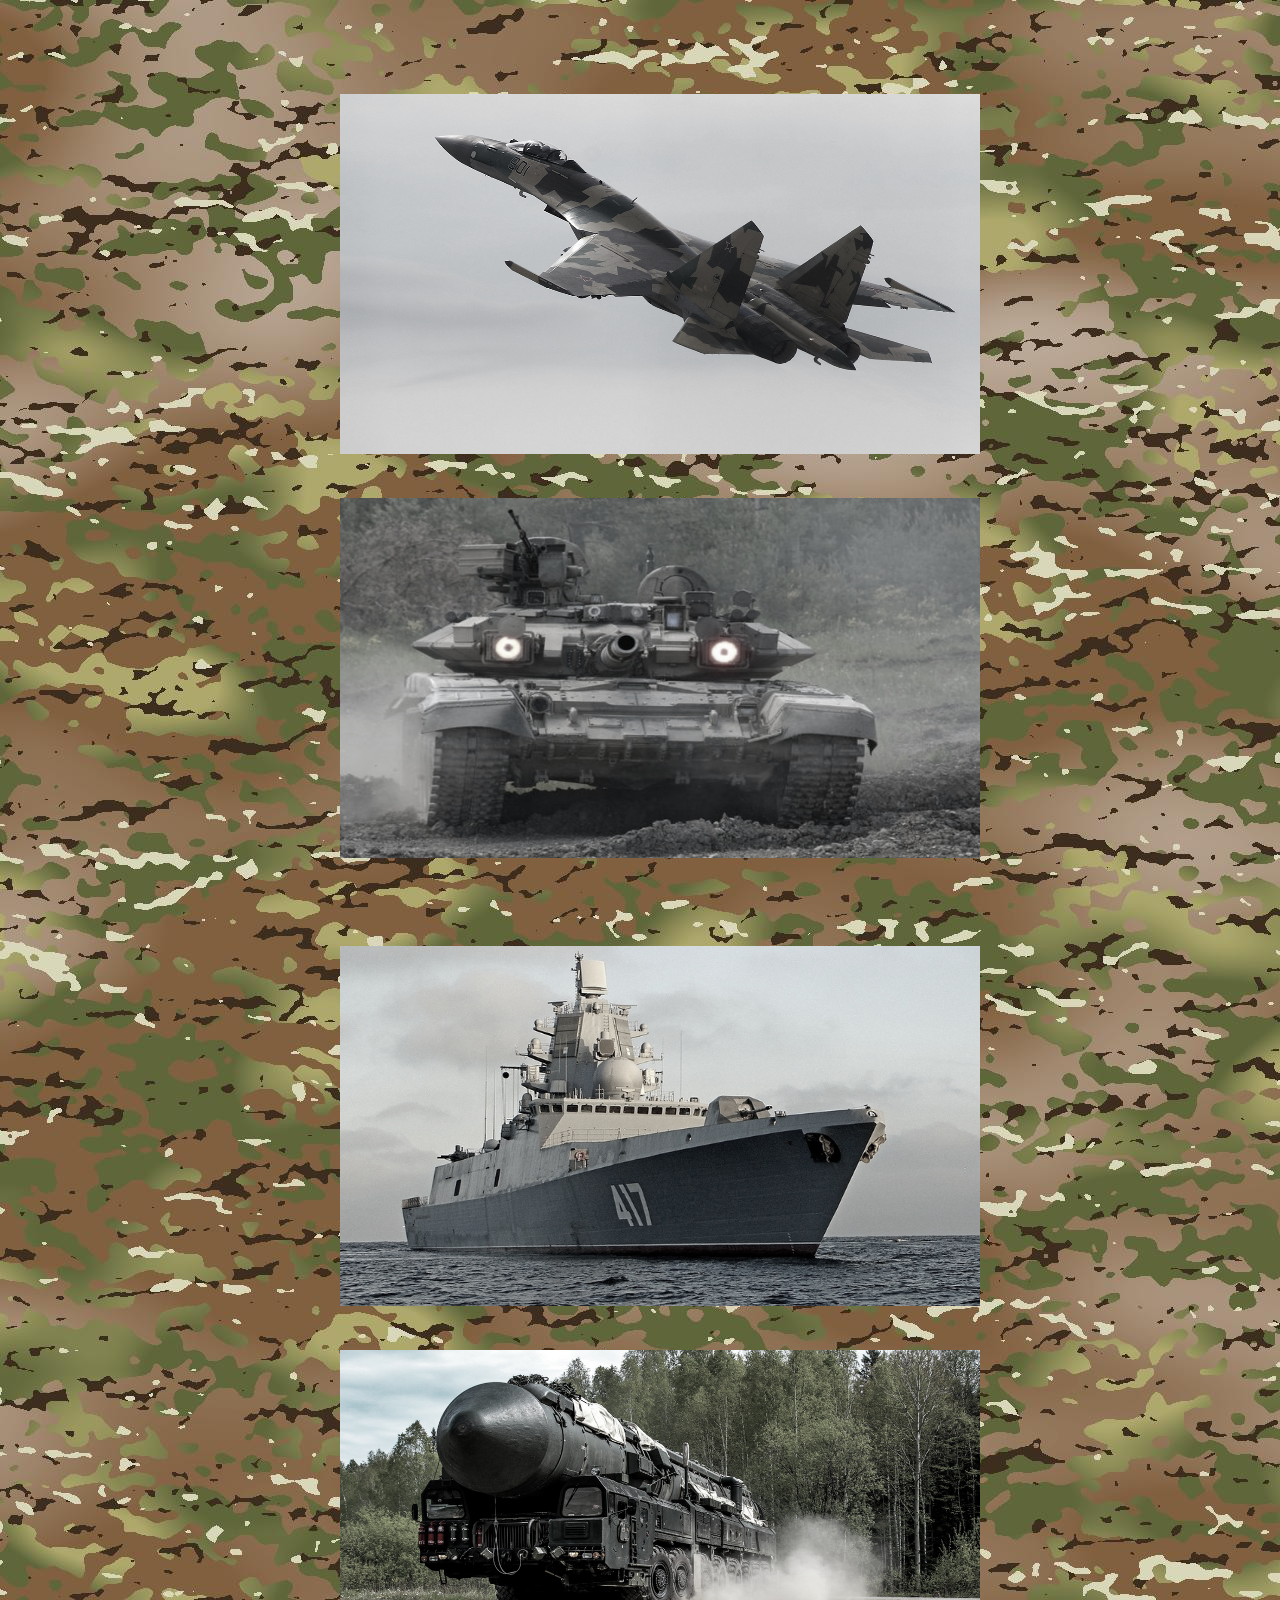
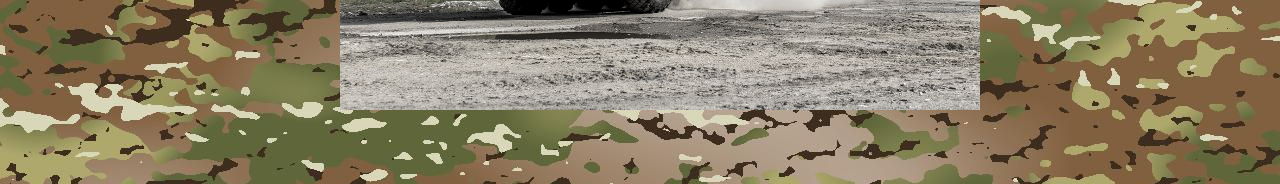
<file: index.html>
<!DOCTYPE html>
<html lang="en">
<head>
  <meta charset="UTF-8">
  <link rel="preconnect" href="https://fonts.googleapis.com">
<link rel="preconnect" href="https://fonts.gstatic.com" crossorigin>
<link href="https://fonts.googleapis.com/css2?family=Play:wght@700&display=swap" rel="stylesheet">
  <link rel="stylesheet" href="styles.css">
  <meta http-equiv="X-UA-Compatible" content="IE=edge">
  <link rel="icon" type="image/x-icon" href="Media/favicon.ico">
  <title>ВС РФ</title>
</head>
<body>
  <nav>
      <div class="FirstColumn">
        <div class="Button-Img Aviation">
          <a href="Aviation.html"><img src="Media/Su-35.jpg" ></a>  
        <div class="TextOnImg Aviation"><p>ВКС</p><p class="DescriptionText">ВЫШЕ ВСЕХ, ТОЧНЕЕ ВСЕХ, БЫСТРЕЕ ВСЕХ </p></div>
      </div>
        <div class="Button-Img Ground">
          <a href="Ground.html"><img src="Media/T90.jpg" ></a>
          <div class="TextOnImg Ground"><p>СВ</p><p class="DescriptionText">Броня крепка и танки наши быстры </p></div>
        </div>
    </div>
    <div class="SecondColumn">
        <div class="Button-Img Water">
          <a href="Water.html"><img src="Media/22350.jpg" ></a>
          <div class="TextOnImg Water"><p>ВМФ</p><p class="DescriptionText">С нами Бог и Андреевский флаг</p></div>
        </div>
        <div class="Button-Img RVSN">
          <a href="RVSN.html"><img src="Media/RVSN.jpg" ></a>
          <div class="TextOnImg RVSN"><p>РВСН</p><p class="DescriptionText">После нас только тишина</p></div>
        </div>
      </div>
   </nav>
</body>
</html>
</file>
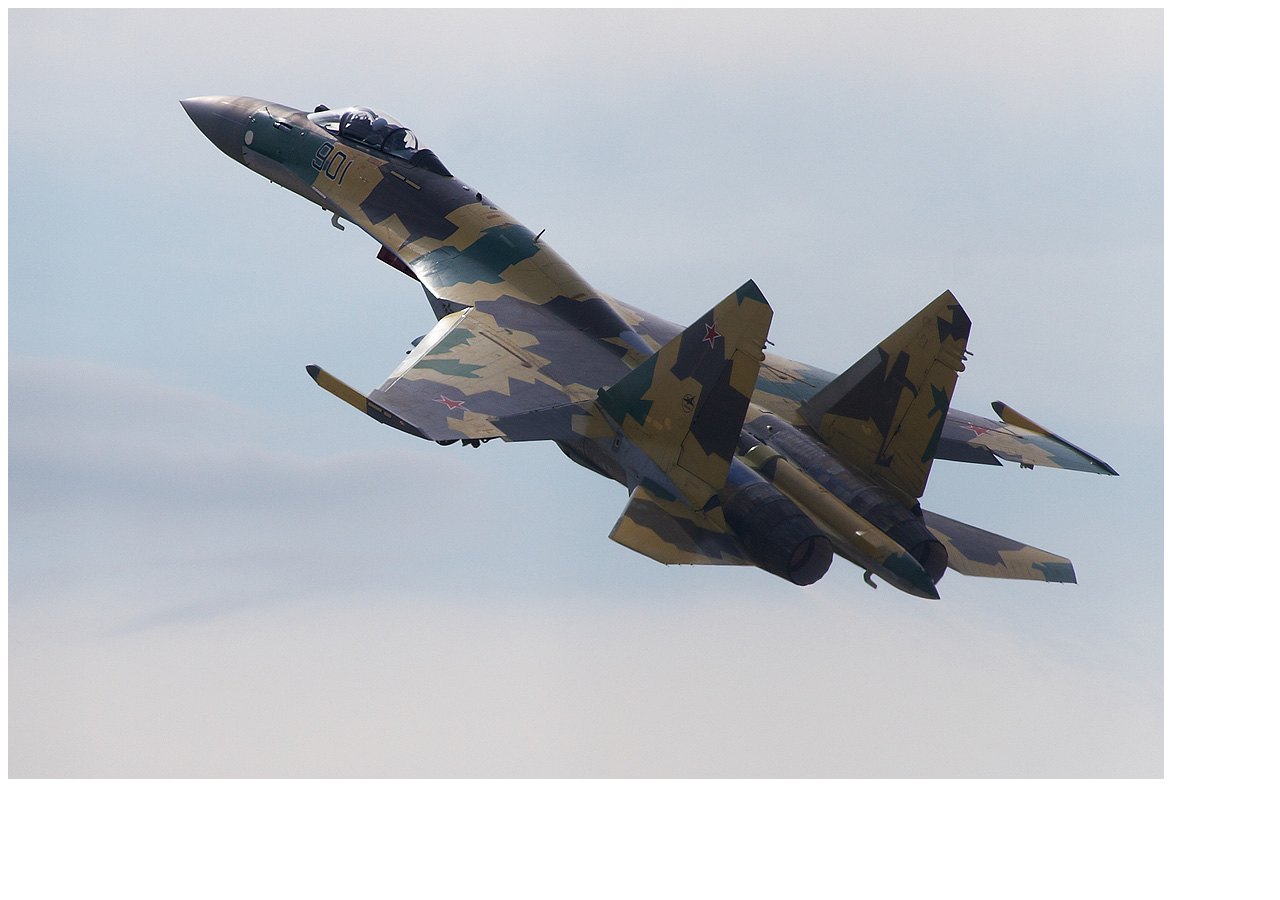
<file: Aviation.html>
<!DOCTYPE html>
<html lang="en">
<head>
    <meta charset="UTF-8">
    <meta http-equiv="X-UA-Compatible" content="IE=edge">
    <meta name="viewport" content="width=device-width, initial-scale=1.0">
    <title>ВКС</title>
</head>
<body>
    <img src="Media/Su-35.jpg" alt="">
</body>
</html>
</file>
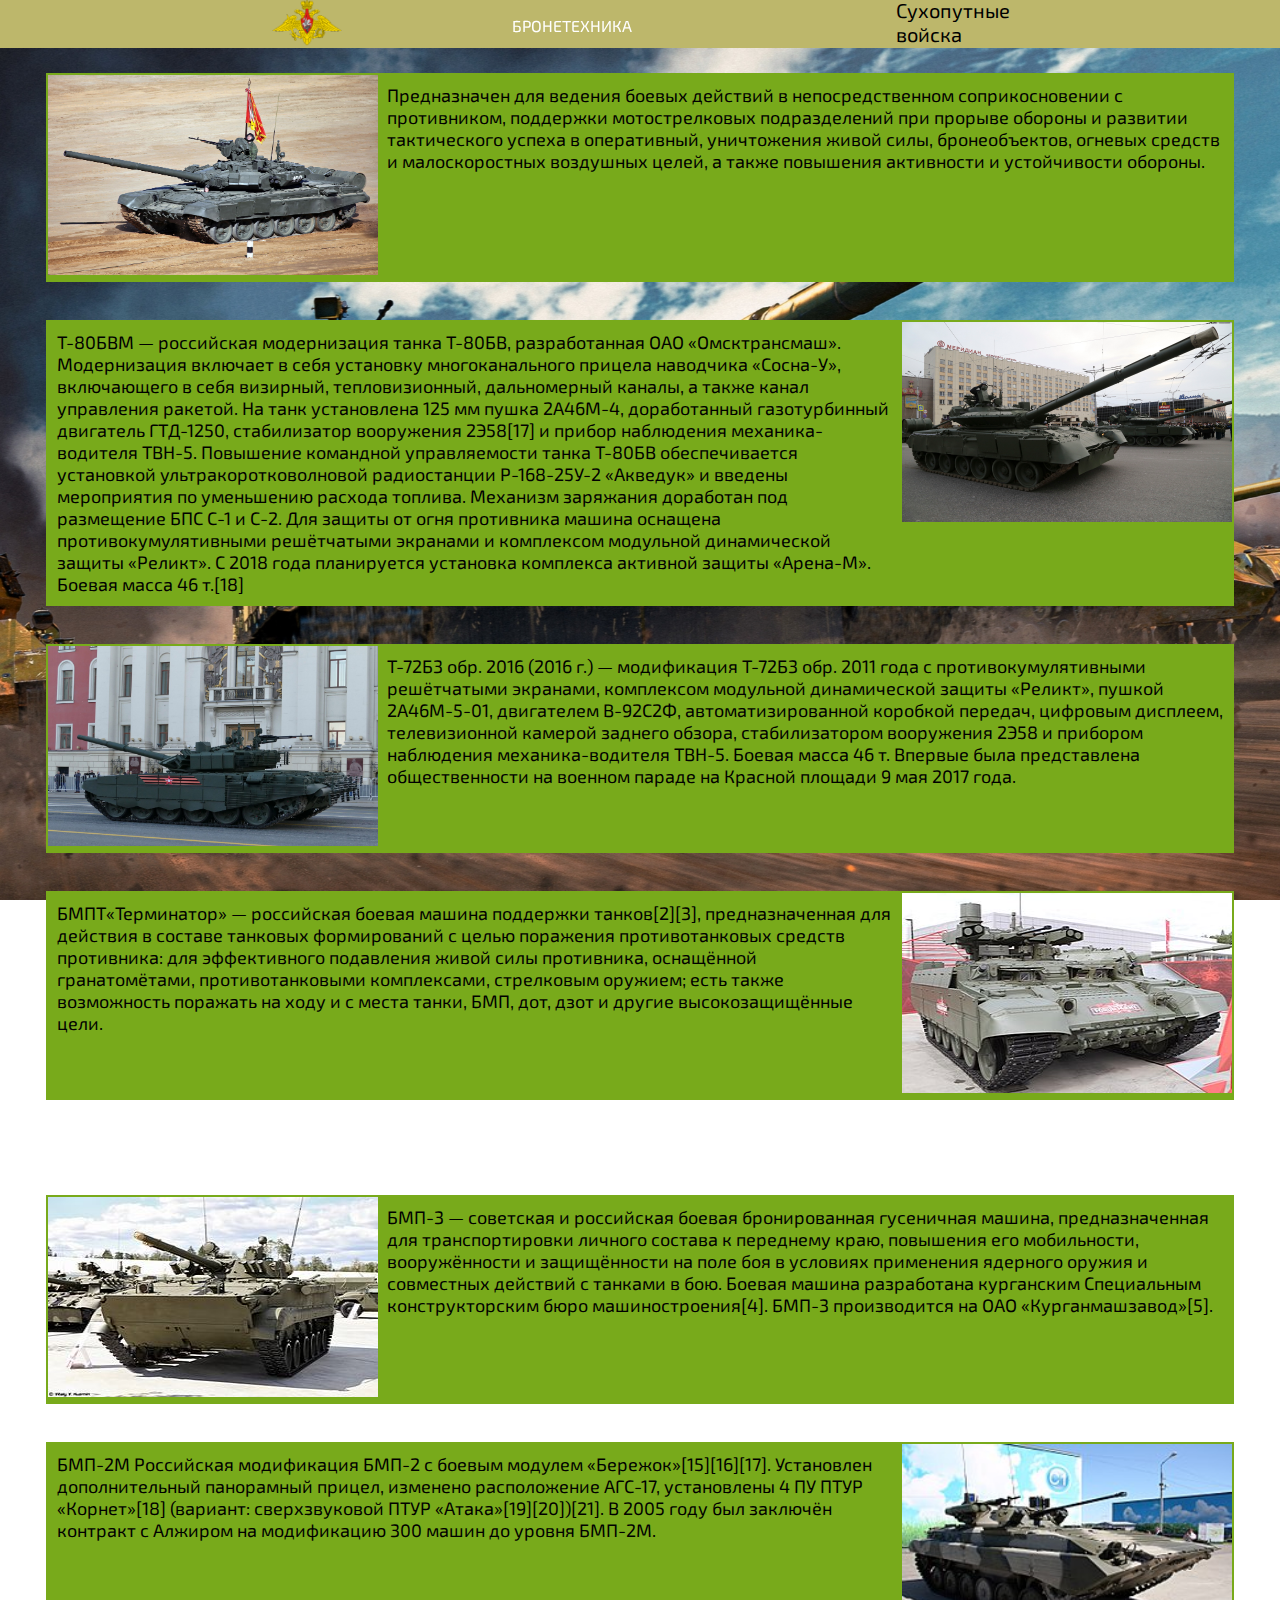
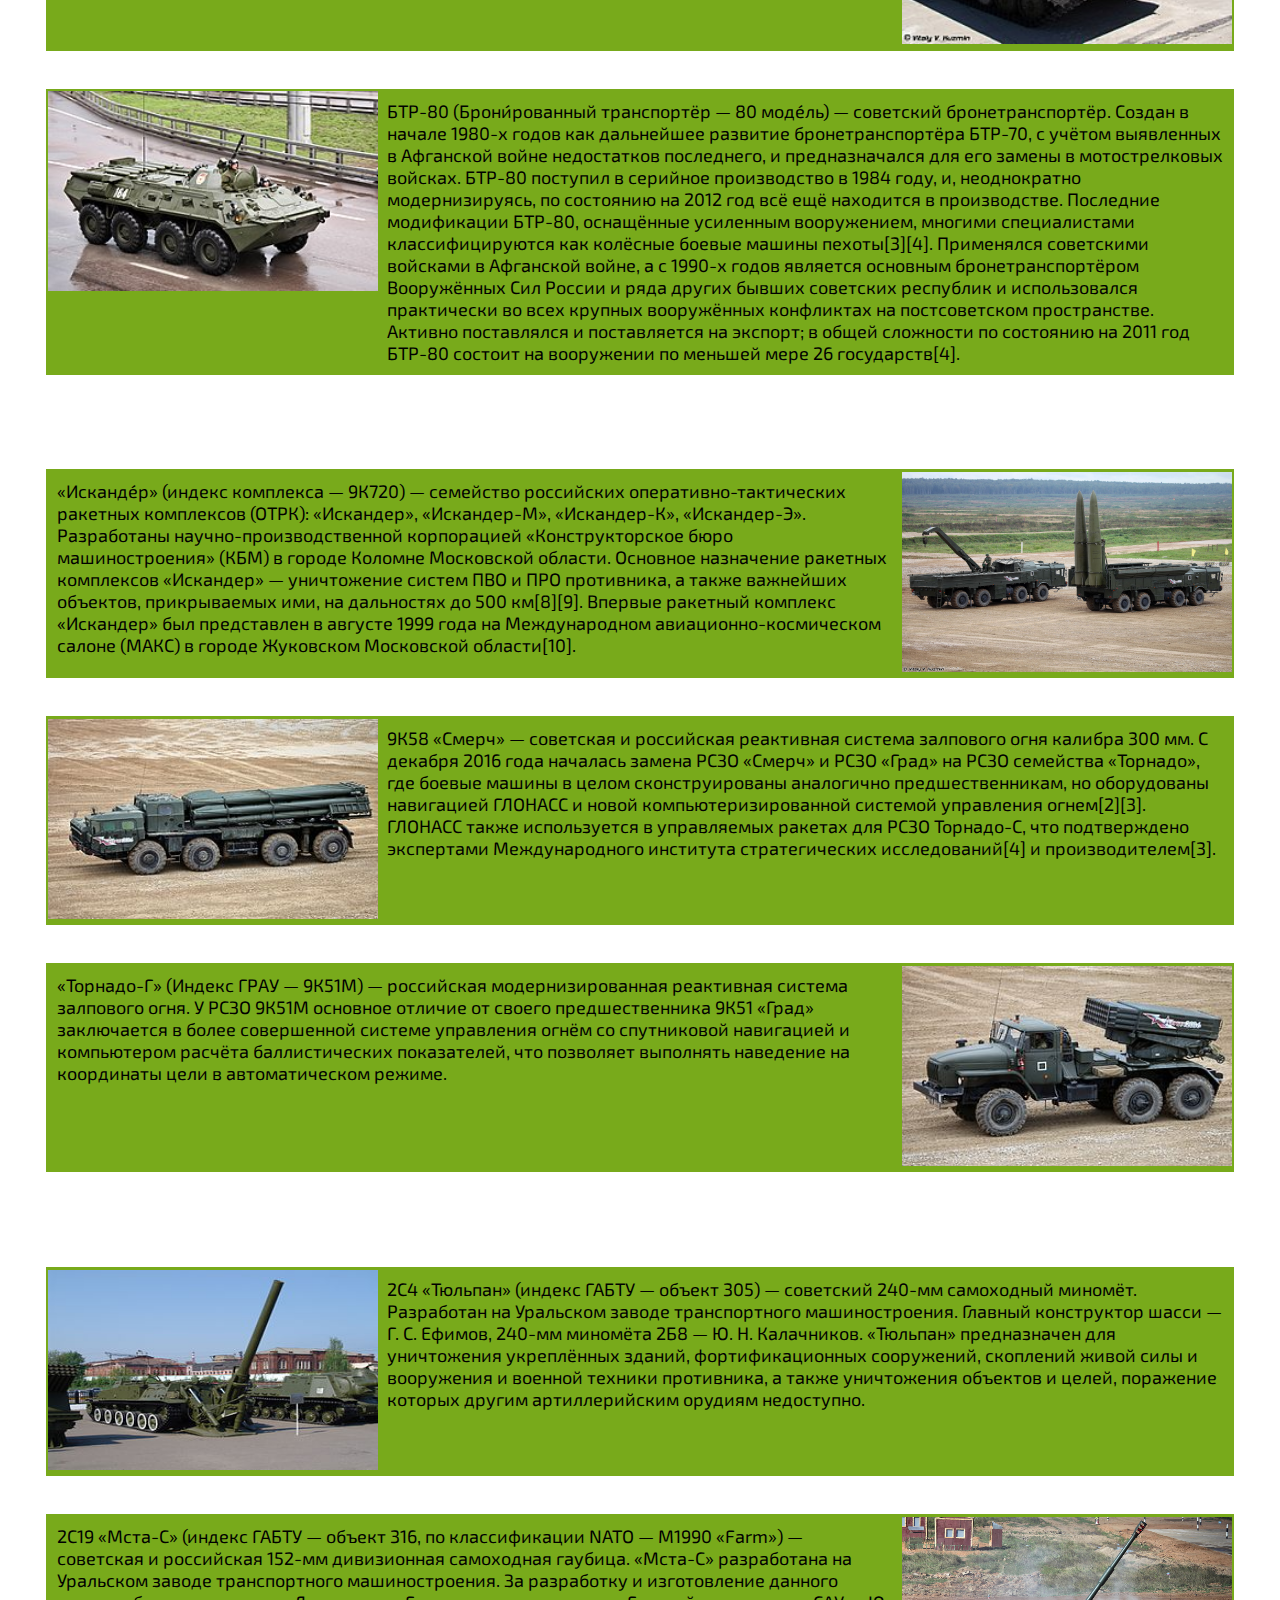
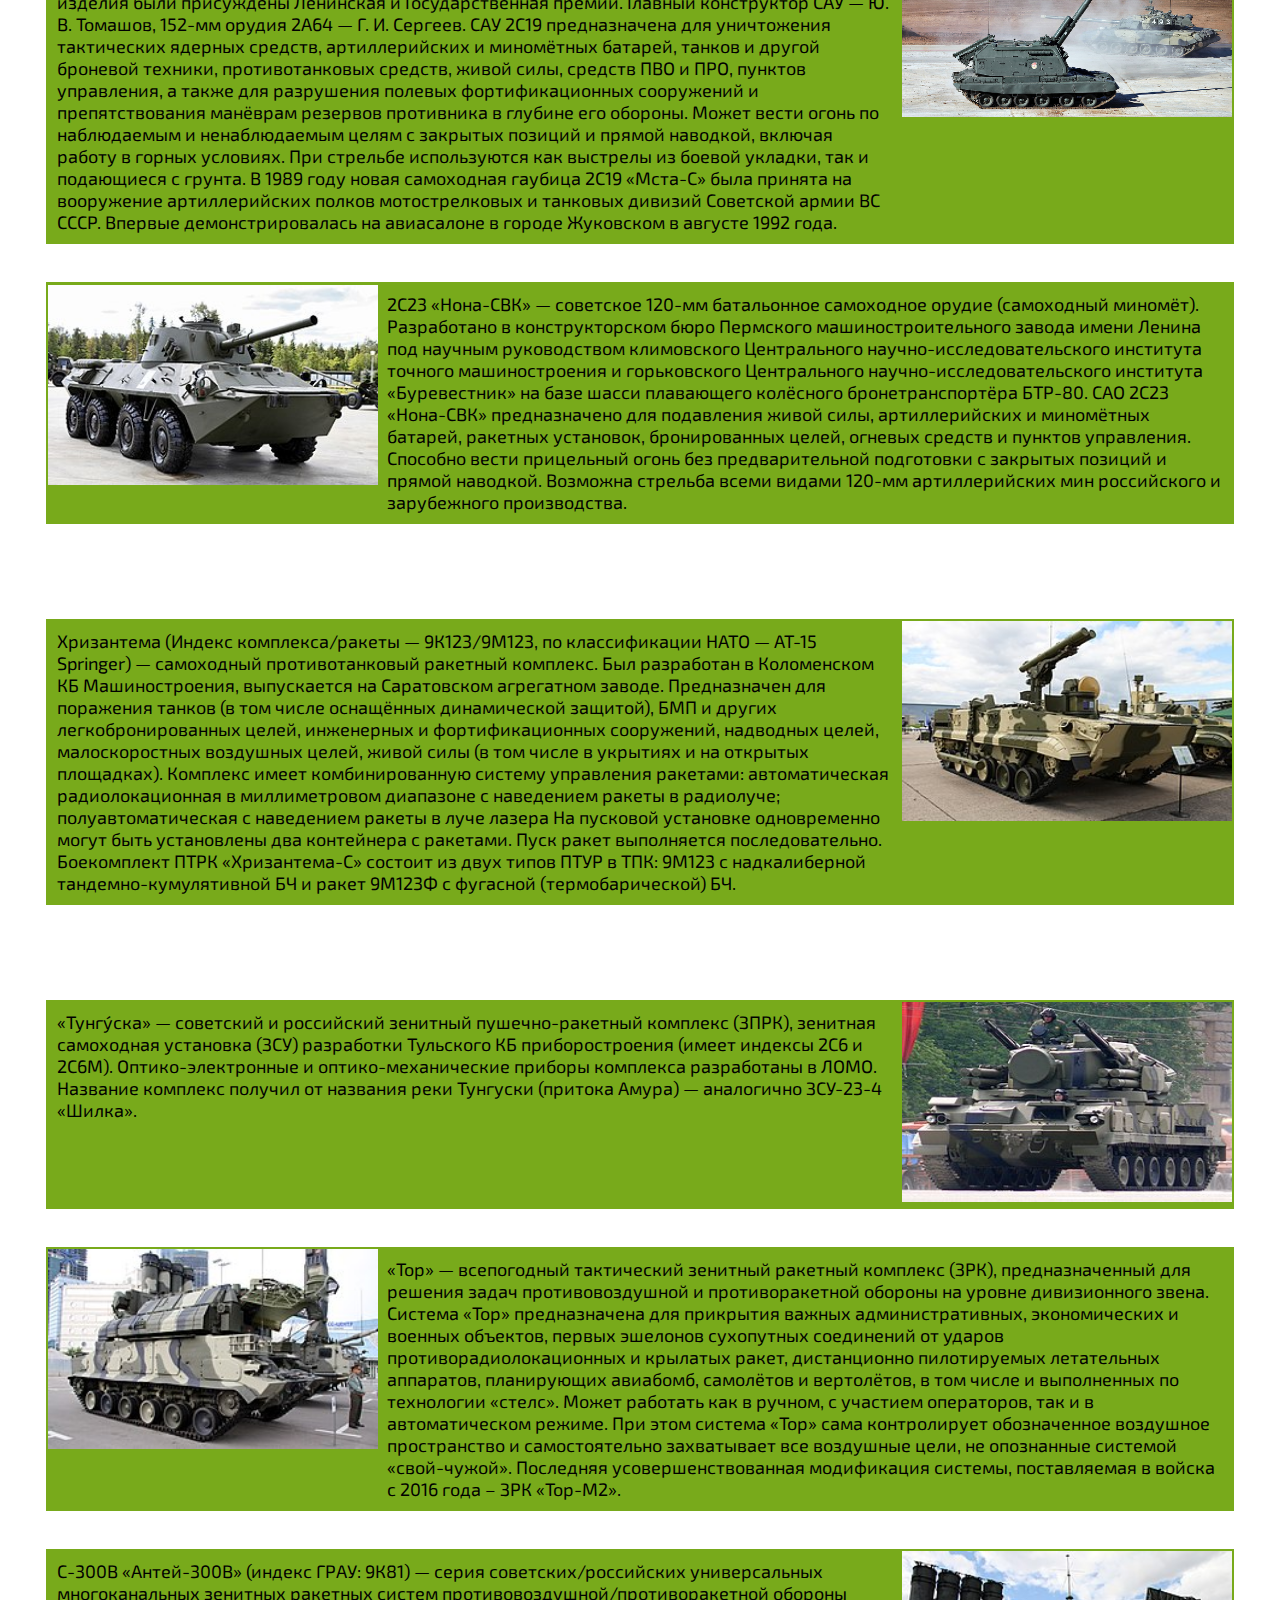
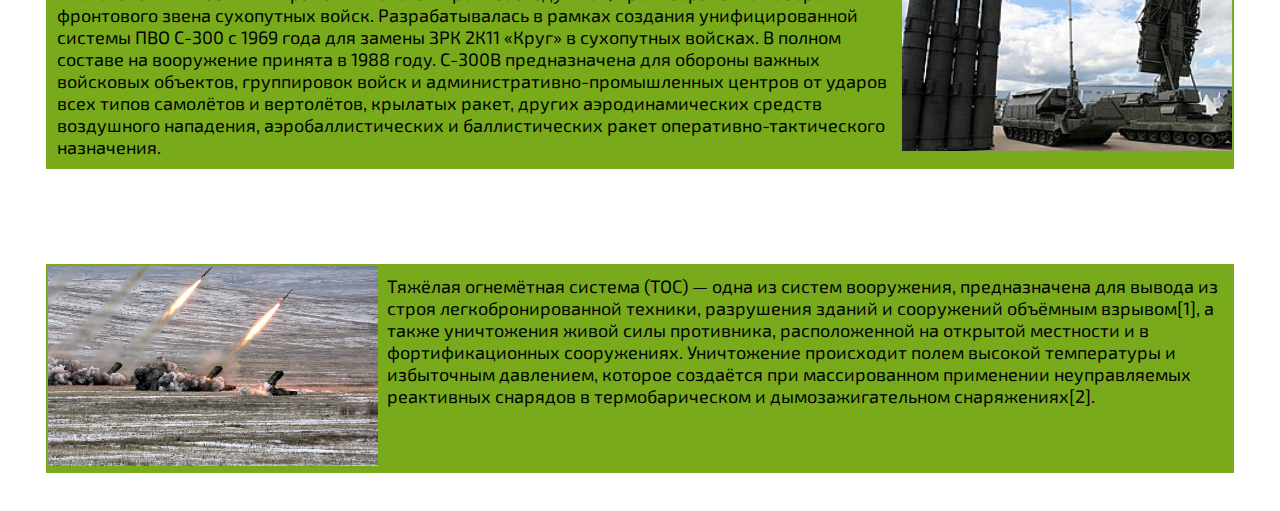
<file: Ground.html>
<!DOCTYPE html>
<html lang="en">
<head>
    <link rel="preconnect" href="https://fonts.googleapis.com">
    <link rel="preconnect" href="https://fonts.gstatic.com" crossorigin>
    <link href="https://fonts.googleapis.com/css2?family=Exo+2:wght@300&display=swap" rel="stylesheet">
    <meta charset="UTF-8">
    <meta http-equiv="X-UA-Compatible" content="IE=edge">
    <link rel="stylesheet" href="Ground_Style.css">
    <meta name="viewport" content="width=device-width, initial-scale=1.0">
    <title>СВ</title>
</head>
<body>
    <nav>
        <div>
            <a href="index.html"><img src="Media/emblem.png" ></a>
        </div>
        <div>
            <p>Сухопутные войска</p>
        </div>
    </nav>

    <div class="Content">
        <div class="Sticky-Name armored_vehicles">
            <p>БРОНЕТЕХНИКА</p>

            <div class="WikiNote T-90A">
                <div>
                    <a href="https://ru.wikipedia.org/wiki/%D0%A2-90"    ><img src="Media/T-90A.jpg"></a>
                </div>
                <div>
                    <p>Предназначен для ведения боевых действий в непосредственном соприкосновении с противником, поддержки мотострелковых подразделений при прорыве обороны и развитии тактического успеха в оперативный, уничтожения живой силы, бронеобъектов, огневых средств и малоскоростных воздушных целей, а также повышения активности и устойчивости обороны.  
                    </p>
                </div>
            </div>

            <div class="WikiNote T-80bvm ReverseRow">
                <div>
                    <a href="https://ru.wikipedia.org/wiki/%D0%A2-80#%D0%9C%D0%BE%D0%B4%D0%B8%D1%84%D0%B8%D0%BA%D0%B0%D1%86%D0%B8%D0%B8"    ><img src="Media/t80bvm.jpg"></a>
                </div>
                <div>
                    <p>Т-80БВМ — российская модернизация танка Т-80БВ, разработанная ОАО «Омсктрансмаш». Модернизация включает в себя установку многоканального прицела наводчика «Сосна-У», включающего в себя визирный, тепловизионный, дальномерный каналы, а также канал управления ракетой. На танк установлена 125 мм пушка 2А46М-4, доработанный газотурбинный двигатель ГТД-1250, стабилизатор вооружения 2Э58[17] и прибор наблюдения механика-водителя ТВН-5. Повышение командной управляемости танка Т-80БВ обеспечивается установкой ультракоротковолновой радиостанции Р-168-25У-2 «Акведук» и введены мероприятия по уменьшению расхода топлива. Механизм заряжания доработан под размещение БПС С-1 и С-2. Для защиты от огня противника машина оснащена противокумулятивными решётчатыми экранами и комплексом модульной динамической защиты «Реликт». С 2018 года планируется установка комплекса активной защиты «Арена-М». Боевая масса 46 т.[18]</p>
                </div>
            </div>

            <div class="WikiNote T-72b3">
                <div>
                    <a href="https://ru.wikipedia.org/wiki/%D0%A2-72#%D0%A1%D0%BE%D0%B2%D0%B5%D1%82%D1%81%D0%BA%D0%B8%D0%B5_%D0%B8_%D1%80%D0%BE%D1%81%D1%81%D0%B8%D0%B9%D1%81%D0%BA%D0%B8%D0%B5"    ><img src="Media/t72b3.jpg"></a>
                </div>
                <div>
                    <p>Т-72Б3 обр. 2016 (2016 г.) — модификация Т-72Б3 обр. 2011 года с противокумулятивными решётчатыми экранами, комплексом модульной динамической защиты «Реликт», пушкой 2А46М-5-01, двигателем В-92С2Ф, автоматизированной коробкой передач, цифровым дисплеем, телевизионной камерой заднего обзора, стабилизатором вооружения 2Э58 и прибором наблюдения механика-водителя ТВН-5. Боевая масса 46 т. Впервые была представлена общественности на военном параде на Красной площади 9 мая 2017 года. 
                    </p>
                </div>
            </div>

            <div class="WikiNote bmpt ReverseRow">
                <div>
                    <a href="https://ru.wikipedia.org/wiki/%D0%A2%D0%B5%D1%80%D0%BC%D0%B8%D0%BD%D0%B0%D1%82%D0%BE%D1%80_(%D0%91%D0%9C%D0%9F%D0%A2)"    ><img src="Media/bmpt.jpg"></a>
                </div>
                <div>
                    <p>БМПТ«Терминатор» — российская боевая машина поддержки танков[2][3], предназначенная для действия в составе танковых формирований с целью поражения противотанковых средств противника: для эффективного подавления живой силы противника, оснащённой гранатомётами, противотанковыми комплексами, стрелковым оружием; есть также возможность поражать на ходу и с места танки, БМП, дот, дзот и другие высокозащищённые цели. 
                    </p>
                </div>
            </div>
        </div>

        <div class="Sticky-Name bmp">
             <p>БМП</p>

               <div class="WikiNote bmp-3">
                   <div>
                        <a href="https://ru.wikipedia.org/wiki/%D0%91%D0%9C%D0%9F-3"><img src="Media/bmp3.jpg"></a>
                    </div>
                    <div>
                        <p>БМП-3 — советская и российская боевая бронированная гусеничная машина, предназначенная для транспортировки личного состава к переднему краю, повышения его мобильности, вооружённости и защищённости на поле боя в условиях применения ядерного оружия и совместных действий с танками в бою. Боевая машина разработана курганским Специальным конструкторским бюро машиностроения[4]. БМП-3 производится на ОАО «Курганмашзавод»[5].</p>
                    </div>
                </div>

                <div class="WikiNote bmp2m ReverseRow">
                    <div>
                        <a href="https://ru.wikipedia.org/wiki/%D0%91%D0%9C%D0%9F-2#%D0%91%D0%9C%D0%9F-2%D0%9C"    ><img src="Media/bmp2m.jpg"></a>
                    </div>
                    <div>
                        <p> БМП-2М Российская модификация БМП-2 с боевым модулем «Бережок»[15][16][17]. Установлен дополнительный панорамный прицел, изменено расположение АГС-17, установлены 4 ПУ ПТУР «Корнет»[18] (вариант: сверхзвуковой ПТУР «Атака»[19][20])[21]. В 2005 году был заключён контракт с Алжиром на модификацию 300 машин до уровня БМП-2М.
                        </p>
                    </div>
                </div>

                <div class="WikiNote btr80">
                    <div>
                         <a href="https://ru.wikipedia.org/wiki/%D0%91%D0%A2%D0%A0-80"><img src="Media/btr80.jpg"></a>
                     </div>
                     <div>
                         <p>БТР-80 (Брони́рованный транспортёр — 80 моде́ль) — советский бронетранспортёр. Создан в начале 1980-х годов как дальнейшее развитие бронетранспортёра БТР-70, с учётом выявленных в Афганской войне недостатков последнего, и предназначался для его замены в мотострелковых войсках. БТР-80 поступил в серийное производство в 1984 году, и, неоднократно модернизируясь, по состоянию на 2012 год всё ещё находится в производстве. Последние модификации БТР-80, оснащённые усиленным вооружением, многими специалистами классифицируются как колёсные боевые машины пехоты[3][4]. Применялся советскими войсками в Афганской войне, а с 1990-х годов является основным бронетранспортёром Вооружённых Сил России и ряда других бывших советских республик и использовался практически во всех крупных вооружённых конфликтах на постсоветском пространстве. Активно поставлялся и поставляется на экспорт; в общей сложности по состоянию на 2011 год БТР-80 состоит на вооружении по меньшей мере 26 государств[4].
                         </p>
                     </div>
                 </div>
        </div>
        <div class="Sticky-Name RCKTS">
            <p>РАКЕТНЫЕ КОМПЛЕКСЫ</p>

            <div class="WikiNote iscander ReverseRow">
                <div>
                    <a href="https://ru.wikipedia.org/wiki/%D0%98%D1%81%D0%BA%D0%B0%D0%BD%D0%B4%D0%B5%D1%80_(%D1%80%D0%B0%D0%BA%D0%B5%D1%82%D0%BD%D1%8B%D0%B9_%D0%BA%D0%BE%D0%BC%D0%BF%D0%BB%D0%B5%D0%BA%D1%81)"    ><img src="Media/iscander.jpg"></a>
                </div>
                <div>
                    <p> 
                        «Исканде́р» (индекс комплекса — 9К720) — семейство российских оперативно-тактических ракетных комплексов (ОТРК): «Искандер», «Искандер-М», «Искандер-К», «Искандер-Э». Разработаны научно-производственной корпорацией «Конструкторское бюро машиностроения» (КБМ) в городе Коломне Московской области. Основное назначение ракетных комплексов «Искандер» — уничтожение систем ПВО и ПРО противника, а также важнейших объектов, прикрываемых ими, на дальностях до 500 км[8][9]. Впервые ракетный комплекс «Искандер» был представлен в августе 1999 года на Международном авиационно-космическом салоне (МАКС) в городе Жуковском Московской области[10].
                    </p>
                </div>
            </div>

            <div class="WikiNote smerch">
                <div>
                     <a href="https://ru.wikipedia.org/wiki/%D0%A1%D0%BC%D0%B5%D1%80%D1%87_(%D0%A0%D0%A1%D0%97%D0%9E)"><img src="Media/smerch.jpg"></a>
                 </div>
                 <div>
                     <p>
                        9К58 «Смерч» — советская и российская реактивная система залпового огня калибра 300 мм. С декабря 2016 года началась замена РСЗО «Смерч» и РСЗО «Град» на РСЗО семейства «Торнадо», где боевые машины в целом сконструированы аналогично предшественникам, но оборудованы навигацией ГЛОНАСС и новой компьютеризированной системой управления огнем[2][3]. ГЛОНАСС также используется в управляемых ракетах для РСЗО Торнадо-С, что подтверждено экспертами Международного института стратегических исследований[4] и производителем[3].
                     </p>
                 </div>
             </div>

             <div class="WikiNote tornado ReverseRow">
                <div>
                    <a href="https://ru.wikipedia.org/wiki/%D0%A2%D0%BE%D1%80%D0%BD%D0%B0%D0%B4%D0%BE-%D0%93"    ><img src="Media/tornado.jpg"></a>
                </div>
                <div>
                    <p> 
                        «Торнадо-Г» (Индекс ГРАУ — 9К51М) — российская модернизированная реактивная система залпового огня. У РСЗО 9К51М основное отличие от своего предшественника 9К51 «Град» заключается в более совершенной системе управления огнём со спутниковой навигацией и компьютером расчёта баллистических показателей, что позволяет выполнять наведение на координаты цели в автоматическом режиме.
                    </p>
                </div>
            </div>
        </div>


        <div class="Sticky-Name ARTA">
            <p>СТВОЛЬНАЯ АРТИЛЛЕРИЯ</p>



            <div class="WikiNote 2S4">
                <div>
                     <a href="https://ru.wikipedia.org/wiki/2%D0%A14"><img src="Media/2S4.jfif"></a>
                 </div>
                 <div>
                     <p>
                        2С4 «Тюльпан» (индекс ГАБТУ — объект 305) — советский 240-мм самоходный миномёт. Разработан на Уральском заводе транспортного машиностроения. Главный конструктор шасси — Г. С. Ефимов, 240-мм миномёта 2Б8 — Ю. Н. Калачников. «Тюльпан» предназначен для уничтожения укреплённых зданий, фортификационных сооружений, скоплений живой силы и вооружения и военной техники противника, а также уничтожения объектов и целей, поражение которых другим артиллерийским орудиям недоступно.
                     </p>
                 </div>
             </div>

             <div class="WikiNote MSTA ReverseRow">
                <div>
                    <a href="https://ru.wikipedia.org/wiki/2%D0%A119"    ><img src="Media/1280px-Msta-S_-_TankBiathlon2013-26.jpg"></a>
                </div>
                <div>
                    <p> 
                        2С19 «Мста-С» (индекс ГАБТУ — объект 316, по классификации NATO — M1990 «Farm») — советская и российская 152-мм дивизионная самоходная гаубица. «Мста-С» разработана на Уральском заводе транспортного машиностроения. За разработку и изготовление данного изделия были присуждены Ленинская и Государственная премии. Главный конструктор САУ — Ю. В. Томашов, 152-мм орудия 2А64 — Г. И. Сергеев. САУ 2С19 предназначена для уничтожения тактических ядерных средств, артиллерийских и миномётных батарей, танков и другой броневой техники, противотанковых средств, живой силы, средств ПВО и ПРО, пунктов управления, а также для разрушения полевых фортификационных сооружений и препятствования манёврам резервов противника в глубине его обороны. Может вести огонь по наблюдаемым и ненаблюдаемым целям с закрытых позиций и прямой наводкой, включая работу в горных условиях. При стрельбе используются как выстрелы из боевой укладки, так и подающиеся с грунта. В 1989 году новая самоходная гаубица 2С19 «Мста-С» была принята на вооружение артиллерийских полков мотострелковых и танковых дивизий Советской армии ВС СССР. Впервые демонстрировалась на авиасалоне в городе Жуковском в августе 1992 года.
                    </p>
                </div>
            </div>

            <div class="WikiNote 2S23">
                <div>
                     <a href="https://ru.wikipedia.org/wiki/2%D0%A123"><img src="Media/2s23.jpg"></a>
                 </div>
                 <div>
                     <p>
                        2С23 «Нона-СВК» — советское 120-мм батальонное самоходное орудие (самоходный миномёт). Разработано в конструкторском бюро Пермского машиностроительного завода имени Ленина под научным руководством климовского Центрального научно-исследовательского института точного машиностроения и горьковского Центрального научно-исследовательского института «Буревестник» на базе шасси плавающего колёсного бронетранспортёра БТР-80. САО 2С23 «Нона-СВК» предназначено для подавления живой силы, артиллерийских и миномётных батарей, ракетных установок, бронированных целей, огневых средств и пунктов управления. Способно вести прицельный огонь без предварительной подготовки с закрытых позиций и прямой наводкой. Возможна стрельба всеми видами 120-мм артиллерийских мин российского и зарубежного производства.
                     </p>
                 </div>
             </div>
        </div>

        <div class="Sticky-Name ПТ">
            <p>ПТ-средства</p>

             <div class="WikiNote khrizantema ReverseRow">
                <div>
                    <a href="https://ru.wikipedia.org/wiki/%D0%A5%D1%80%D0%B8%D0%B7%D0%B0%D0%BD%D1%82%D0%B5%D0%BC%D0%B0_(%D0%9F%D0%A2%D0%A0%D0%9A)"    ><img src="Media/Khrizantema_1.jpg"></a>
                </div>
                <div>
                    <p>
                        Хризантема (Индекс комплекса/ракеты — 9К123/9М123, по классификации НАТО — AT-15 Springer) — самоходный противотанковый ракетный комплекс. Был разработан в Коломенском КБ Машиностроения, выпускается на Саратовском агрегатном заводе. Предназначен для поражения танков (в том числе оснащённых динамической защитой), БМП и других легкобронированных целей, инженерных и фортификационных сооружений, надводных целей, малоскоростных воздушных целей, живой силы (в том числе в укрытиях и на открытых площадках). Комплекс имеет комбинированную систему управления ракетами: автоматическая радиолокационная в миллиметровом диапазоне с наведением ракеты в радиолуче; полуавтоматическая с наведением ракеты в луче лазера На пусковой установке одновременно могут быть установлены два контейнера с ракетами. Пуск ракет выполняется последовательно. Боекомплект ПТРК «Хризантема-С» состоит из двух типов ПТУР в ТПК: 9М123 с надкалиберной тандемно-кумулятивной БЧ и ракет 9М123Ф с фугасной (термобарической) БЧ.
                    </p>
                </div>
            </div>
        </div>
        <div class="Sticky-Name AA">
            <p>ПВО</p>
            <div class="WikiNote 2с6 ReverseRow">
                <div>
                    <a href="https://ru.wikipedia.org/wiki/%D0%A2%D1%83%D0%BD%D0%B3%D1%83%D1%81%D0%BA%D0%B0_(%D0%B7%D0%B5%D0%BD%D0%B8%D1%82%D0%BD%D1%8B%D0%B9_%D1%80%D0%B0%D0%BA%D0%B5%D1%82%D0%BD%D0%BE-%D0%BF%D1%83%D1%88%D0%B5%D1%87%D0%BD%D1%8B%D0%B9_%D0%BA%D0%BE%D0%BC%D0%BF%D0%BB%D0%B5%D0%BA%D1%81)"    ><img src="Media/Tunguska.jpg"></a>
                </div>
                <div>
                    <p>
                        «Тунгу́ска»  — советский и российский зенитный пушечно-ракетный комплекс (ЗПРК), зенитная самоходная установка (ЗСУ) разработки Тульского КБ приборостроения (имеет индексы 2С6 и 2С6М). Оптико-электронные и оптико-механические приборы комплекса разработаны в ЛОМО. Название комплекс получил от названия реки Тунгуски (притока Амура) — аналогично ЗСУ-23-4 «Шилка».
                    </p>
                </div>
            </div>
            <div class="WikiNote TOR">
                <div>
                     <a href="https://ru.wikipedia.org/wiki/%D0%A2%D0%BE%D1%80_(%D0%B7%D0%B5%D0%BD%D0%B8%D1%82%D0%BD%D1%8B%D0%B9_%D1%80%D0%B0%D0%BA%D0%B5%D1%82%D0%BD%D1%8B%D0%B9_%D0%BA%D0%BE%D0%BC%D0%BF%D0%BB%D0%B5%D0%BA%D1%81)"><img src="Media/9K330_Tor_-_IDELF-2008_(1).jpg"></a>
                 </div>
                 <div>
                     <p>
                        «Тор»  — всепогодный тактический зенитный ракетный комплекс (ЗРК), предназначенный для решения задач противовоздушной и противоракетной обороны на уровне дивизионного звена. Система «Тор» предназначена для прикрытия важных административных, экономических и военных объектов, первых эшелонов сухопутных соединений от ударов противорадиолокационных и крылатых ракет, дистанционно пилотируемых летательных аппаратов, планирующих авиабомб, самолётов и вертолётов, в том числе и выполненных по технологии «стелс». Может работать как в ручном, с участием операторов, так и в автоматическом режиме. При этом система «Тор» сама контролирует обозначенное воздушное пространство и самостоятельно захватывает все воздушные цели, не опознанные системой «свой-чужой». Последняя усовершенствованная модификация системы, поставляемая в войска с 2016 года – ЗРК «Тор-М2».
                     </p>
                 </div>
             </div>
             <div class="WikiNote 2с6 ReverseRow">
                <div>
                    <a href="https://ru.wikipedia.org/wiki/%D0%A1-300%D0%92"    ><img src="Media/s300.jpg"></a>
                </div>
                <div>
                    <p>
                        С-300В «Антей-300В» (индекс ГРАУ: 9К81) — серия советских/российских универсальных многоканальных зенитных ракетных систем противовоздушной/противоракетной обороны фронтового звена сухопутных войск. Разрабатывалась в рамках создания унифицированной системы ПВО С-300 с 1969 года для замены ЗРК 2К11 «Круг» в сухопутных войсках. В полном составе на вооружение принята в 1988 году. С-300В предназначена для обороны важных войсковых объектов, группировок войск и административно-промышленных центров от ударов всех типов самолётов и вертолётов, крылатых ракет, других аэродинамических средств воздушного нападения, аэробаллистических и баллистических ракет оперативно-тактического назначения.
                    </p>
                </div>
            </div>
        </div>
        <div class="Sticky-Name TOS">
            <p>СпецТехника</p>

            <div class="WikiNote TOS">
                <div>
                     <a href="https://ru.wikipedia.org/wiki/%D0%A2%D1%8F%D0%B6%D1%91%D0%BB%D0%B0%D1%8F_%D0%BE%D0%B3%D0%BD%D0%B5%D0%BC%D1%91%D1%82%D0%BD%D0%B0%D1%8F_%D1%81%D0%B8%D1%81%D1%82%D0%B5%D0%BC%D0%B0"><img src="Media/TOS.jpg"></a>
                 </div>
                 <div>
                     <p>
                        Тяжёлая огнемётная система (ТОС) — одна из систем вооружения, предназначена для вывода из строя легкобронированной техники, разрушения зданий и сооружений объёмным взрывом[1], а также уничтожения живой силы противника, расположенной на открытой местности и в фортификационных сооружениях. Уничтожение происходит полем высокой температуры и избыточным давлением, которое создаётся при массированном применении неуправляемых реактивных снарядов в термобарическом и дымозажигательном снаряжениях[2].
                     </p>
                 </div>
             </div>
        </div>
    </div>   
</body>
</html>
</file>
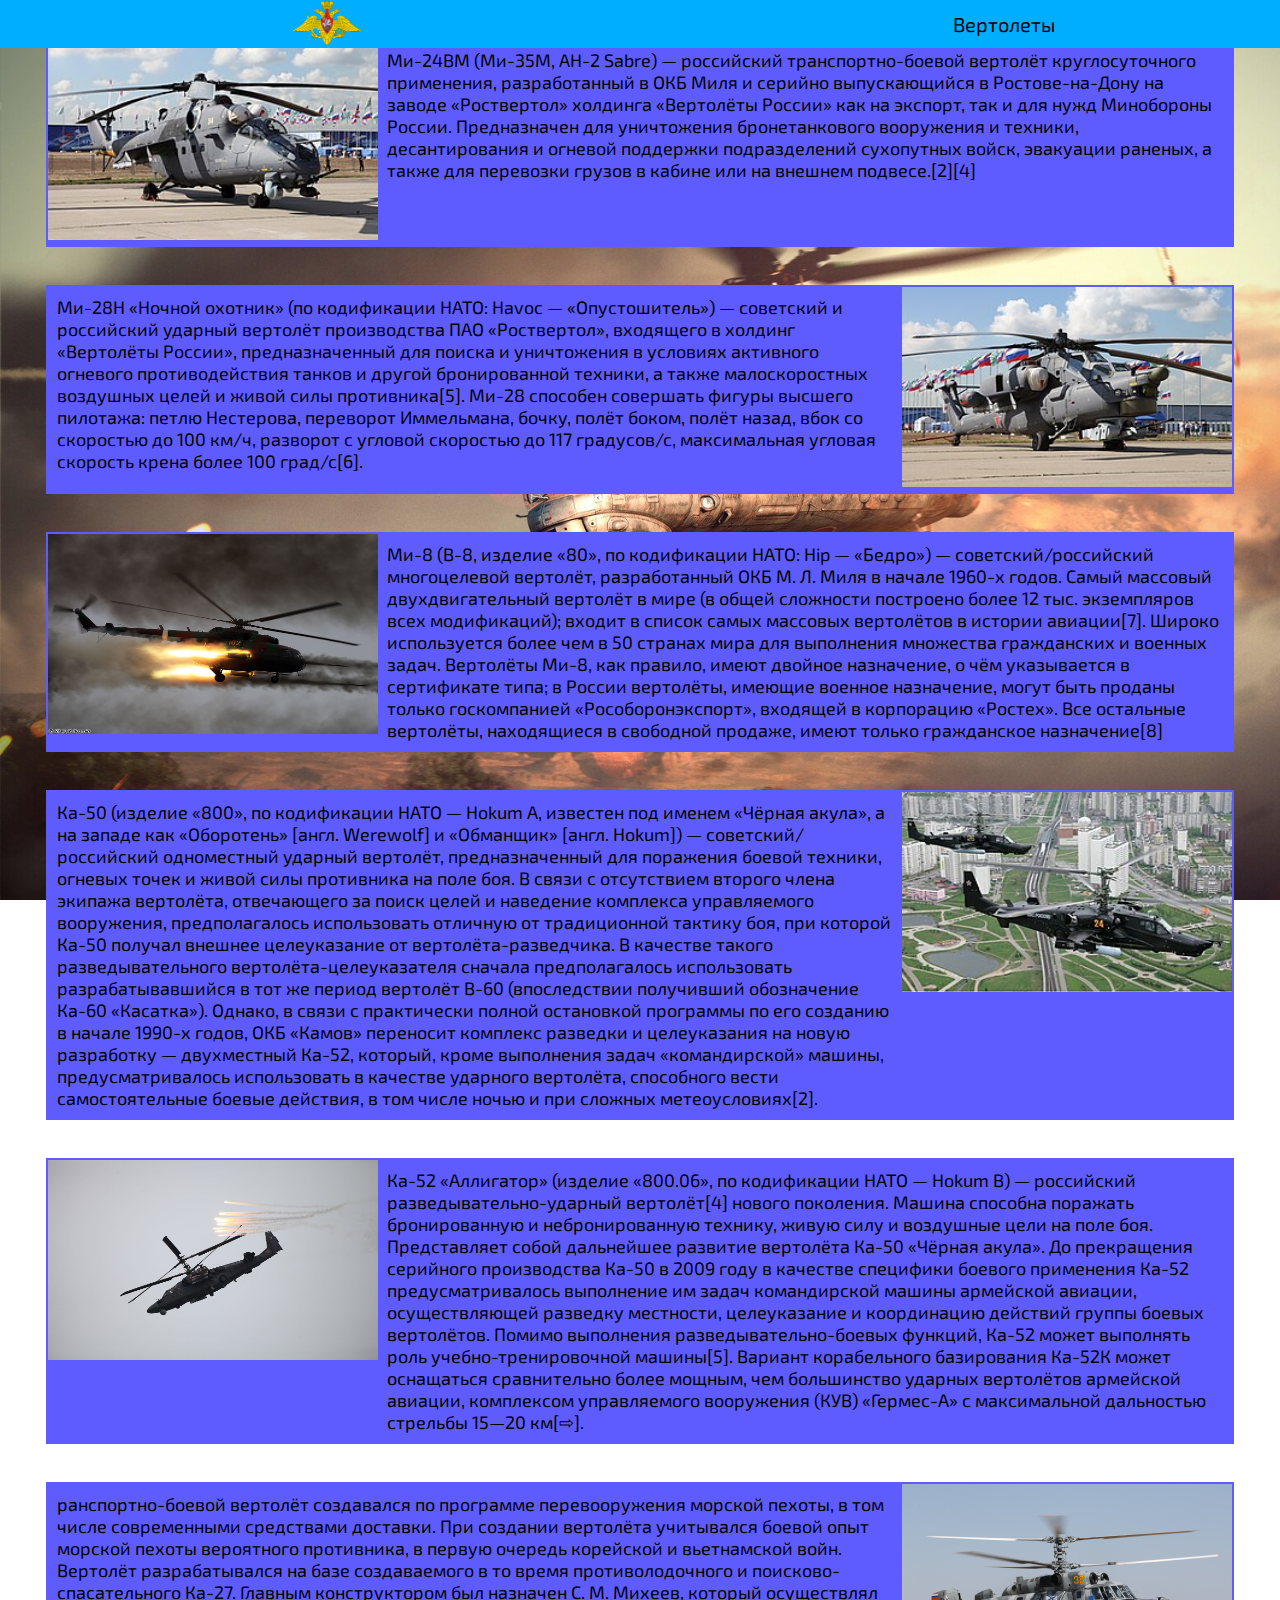
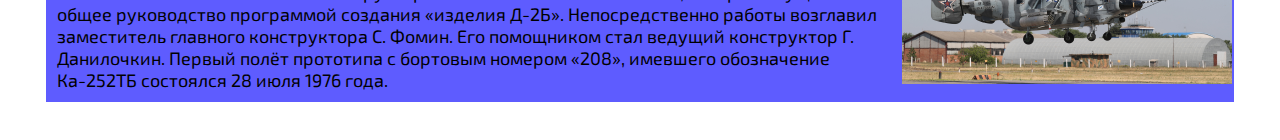
<file: helis.html>
<!DOCTYPE html>
<html lang="en">
<head>
    <link rel="preconnect" href="https://fonts.googleapis.com">
    <link rel="preconnect" href="https://fonts.gstatic.com" crossorigin>
    <link href="https://fonts.googleapis.com/css2?family=Exo+2:wght@300&display=swap" rel="stylesheet">
    <meta charset="UTF-8">
    <meta http-equiv="X-UA-Compatible" content="IE=edge">
    <link rel="stylesheet" href="Helis_Style.css">
    <meta name="viewport" content="width=device-width, initial-scale=1.0">
    <title>Вертолеты</title>
</head>
<body>
    <nav>
        <div>
            <a href="index.html"><img src="Media/emblem.png" ></a>
        </div>
        <div>
            <p>Вертолеты</p>
        </div>
    </nav>

    <div class="content">
        <div>
            

            <div class="WikiNote">
                <div>
                    <a href="https://ru.wikipedia.org/wiki/%D0%9C%D0%B8-35%D0%9C"    ><img src="Media/Mi-35M_(1).jpg"></a>
                </div>
                <div>
                    <p>Ми-24ВМ (Ми-35М, AH-2 Sabre) — российский транспортно-боевой вертолёт круглосуточного применения, разработанный в ОКБ Миля и серийно выпускающийся в Ростове-на-Дону на заводе «Роствертол» холдинга «Вертолёты России» как на экспорт, так и для нужд Минобороны России. Предназначен для уничтожения бронетанкового вооружения и техники, десантирования и огневой поддержки подразделений сухопутных войск, эвакуации раненых, а также для перевозки грузов в кабине или на внешнем подвесе.[2][4]
                    </p>
                </div>
            </div>

            <div class="WikiNote ReverseRow">
                <div>
                    <a href="https://ru.wikipedia.org/wiki/%D0%9C%D0%B8-28"><img src="Media/Mil_Mi-28N.jpg"></a>
                </div>
                <div>
                    <p>Ми-28Н «Ночной охотник» (по кодификации НАТО: Havoc — «Опустошитель») — советский и российский ударный вертолёт производства ПАО «Роствертол», входящего в холдинг «Вертолёты России», предназначенный для поиска и уничтожения в условиях активного огневого противодействия танков и другой бронированной техники, а также малоскоростных воздушных целей и живой силы противника[5]. Ми-28 способен совершать фигуры высшего пилотажа: петлю Нестерова, переворот Иммельмана, бочку, полёт боком, полёт назад, вбок со скоростью до 100 км/ч, разворот с угловой скоростью до 117 градусов/с, максимальная угловая скорость крена более 100 град/с[6].
                    </p>
                </div>
            </div>

            <div class="WikiNote">
                <div>
                    <a href="https://ru.wikipedia.org/wiki/%D0%9C%D0%B8-8"    ><img src="Media/mi8.jpg"></a>
                </div>
                <div>
                    <p>Ми-8 (В-8, изделие «80», по кодификации НАТО: Hip — «Бедро») — советский/российский многоцелевой вертолёт, разработанный ОКБ М. Л. Миля в начале 1960-х годов. Самый массовый двухдвигательный вертолёт в мире (в общей сложности построено более 12 тыс. экземпляров всех модификаций); входит в список самых массовых вертолётов в истории авиации[7]. Широко используется более чем в 50 странах мира для выполнения множества гражданских и военных задач. Вертолёты Ми-8, как правило, имеют двойное назначение, о чём указывается в сертификате типа; в России вертолёты, имеющие военное назначение, могут быть проданы только госкомпанией «Рособоронэкспорт», входящей в корпорацию «Ростех». Все остальные вертолёты, находящиеся в свободной продаже, имеют только гражданское назначение[8]
                    </p>
                </div>
            </div>

            <div class="WikiNote ReverseRow">
                <div>
                    <a href="https://ru.wikipedia.org/wiki/%D0%9A%D0%B0-50"><img src="Media/Ka-50_helicopters_over_Moscow.jpg"></a>
                </div>
                <div>
                    <p>Ка-50 (изделие «800», по кодификации НАТО — Hokum A, известен под именем «Чёрная акула», а на западе как «Оборотень» [англ. Werewolf] и «Обманщик» [англ. Hokum]) — советский/российский одноместный ударный вертолёт, предназначенный для поражения боевой техники, огневых точек и живой силы противника на поле боя. В связи с отсутствием второго члена экипажа вертолёта, отвечающего за поиск целей и наведение комплекса управляемого вооружения, предполагалось использовать отличную от традиционной тактику боя, при которой Ка-50 получал внешнее целеуказание от вертолёта-разведчика. В качестве такого разведывательного вертолёта-целеуказателя сначала предполагалось использовать разрабатывавшийся в тот же период вертолёт В-60 (впоследствии получивший обозначение Ка-60 «Касатка»). Однако, в связи с практически полной остановкой программы по его созданию в начале 1990-х годов, ОКБ «Камов» переносит комплекс разведки и целеуказания на новую разработку — двухместный Ка-52, который, кроме выполнения задач «командирской» машины, предусматривалось использовать в качестве ударного вертолёта, способного вести самостоятельные боевые действия, в том числе ночью и при сложных метеоусловиях[2].
                    </p>
                </div>
            </div>

            <div class="WikiNote">
                <div>
                    <a href="https://ru.wikipedia.org/wiki/%D0%9A%D0%B0-52"    ><img src="Media/1280px-Ka-52_-_MAKS-2013Firstpixflights19.jpg"></a>
                </div>
                <div>
                    <p>Ка-52 «Аллигатор» (изделие «800.06», по кодификации НАТО — Hokum B) — российский разведывательно-ударный вертолёт[4] нового поколения. Машина способна поражать бронированную и небронированную технику, живую силу и воздушные цели на поле боя. Представляет собой дальнейшее развитие вертолёта Ка-50 «Чёрная акула». До прекращения серийного производства Ка-50 в 2009 году в качестве специфики боевого применения Ка-52 предусматривалось выполнение им задач командирской машины армейской авиации, осуществляющей разведку местности, целеуказание и координацию действий группы боевых вертолётов. Помимо выполнения разведывательно-боевых функций, Ка-52 может выполнять роль учебно-тренировочной машины[5]. Вариант корабельного базирования Ка-52К может оснащаться сравнительно более мощным, чем большинство ударных вертолётов армейской авиации, комплексом управляемого вооружения (КУВ) «Гермес-А» с максимальной дальностью стрельбы 15—20 км[⇨].
                    </p>
                </div>
            </div>

            <div class="WikiNote ReverseRow">
                <div>
                    <a href="https://ru.wikipedia.org/wiki/%D0%9A%D0%B0-29"><img src="Media/ka-29.jpg"></a>
                </div>
                <div>
                    <p>ранспортно-боевой вертолёт создавался по программе перевооружения морской пехоты, в том числе современными средствами доставки. При создании вертолёта учитывался боевой опыт морской пехоты вероятного противника, в первую очередь корейской и вьетнамской войн. Вертолёт разрабатывался на базе создаваемого в то время противолодочного и поисково-спасательного Ка-27. Главным конструктором был назначен С. М. Михеев, который осуществлял общее руководство программой создания «изделия Д-2Б». Непосредственно работы возглавил заместитель главного конструктора С. Фомин. Его помощником стал ведущий конструктор Г. Данилочкин. Первый полёт прототипа с бортовым номером «208», имевшего обозначение Ка-252ТБ состоялся 28 июля 1976 года.
                    </p>
                </div>
            </div>




        </div>
    </div>
</body>
</html>
</file>
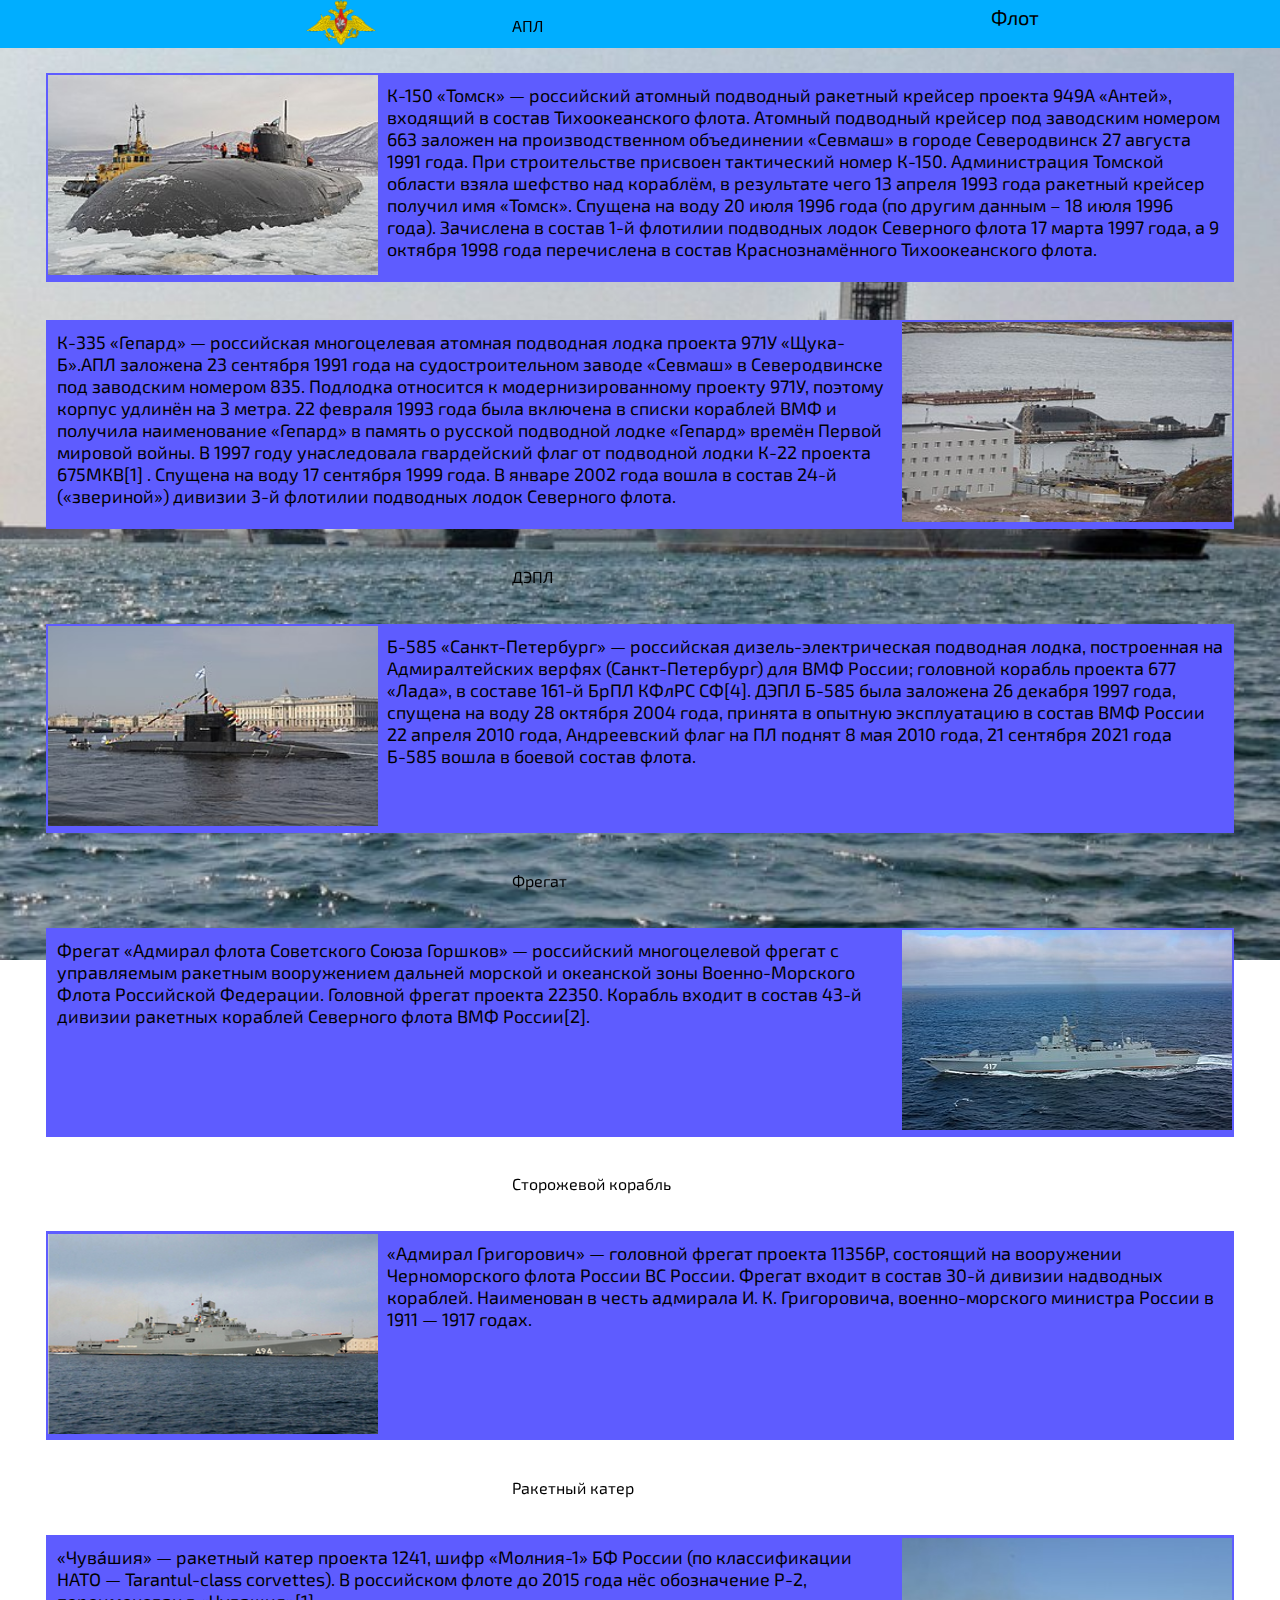
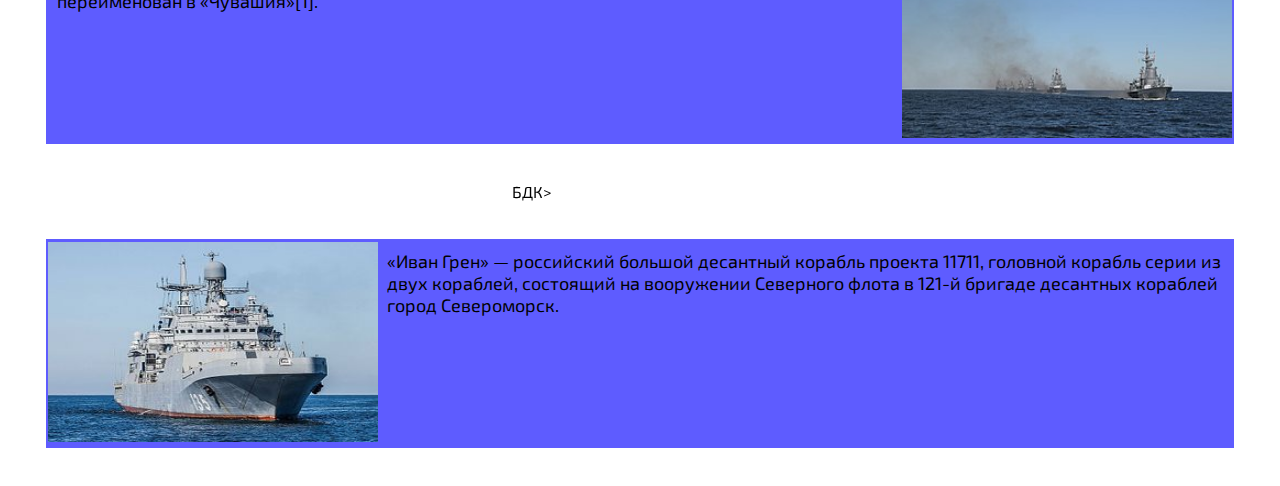
<file: Naval.html>
<!DOCTYPE html>
<html lang="en">
<head>
    <link rel="preconnect" href="https://fonts.googleapis.com">
    <link rel="preconnect" href="https://fonts.gstatic.com" crossorigin>
    <link href="https://fonts.googleapis.com/css2?family=Exo+2:wght@300&display=swap" rel="stylesheet">
    <meta charset="UTF-8">
    <meta http-equiv="X-UA-Compatible" content="IE=edge">
    <link rel="stylesheet" href="Naval_Style.css">
    <meta name="viewport" content="width=device-width, initial-scale=1.0">
    <title>ВМФ</title>
</head>
<body>
    <nav>
        <div>
            <a href="index.html"><img src="Media/emblem.png" ></a>
        </div>
        <div>
            <p>Флот</p>
        </div>
    </nav>
    <div class="content">
        <div class="Sticky-Name">
            <p>АПЛ</p>
            <div class="WikiNote">
                <div>
                    <a href="https://ru.wikipedia.org/wiki/%D0%9A-150_%C2%AB%D0%A2%D0%BE%D0%BC%D1%81%D0%BA%C2%BB"    ><img src="Media/k-150.jpg"></a>
                </div>
                <div>
                    <p>К-150 «Томск» — российский атомный подводный ракетный крейсер проекта 949А «Антей», входящий в состав Тихоокеанского флота. Атомный подводный крейсер под заводским номером 663 заложен на производственном объединении «Севмаш» в городе Северодвинск 27 августа 1991 года. При строительстве присвоен тактический номер К-150. Администрация Томской области взяла шефство над кораблём, в результате чего 13 апреля 1993 года ракетный крейсер получил имя «Томск». Спущена на воду 20 июля 1996 года (по другим данным – 18 июля 1996 года). Зачислена в состав 1-й флотилии подводных лодок Северного флота 17 марта 1997 года, а 9 октября 1998 года перечислена в состав Краснознамённого Тихоокеанского флота.
                    </p>
                </div>
            </div>
            
            <div class="WikiNote ReverseRow">
                <div>
                    <a href="https://ru.wikipedia.org/wiki/%D0%9A-335_%C2%AB%D0%93%D0%B5%D0%BF%D0%B0%D1%80%D0%B4%C2%BB"><img src="Media/k-335.jpg"></a>
                </div>
                <div>
                    <p>К-335 «Гепард» — российская многоцелевая атомная подводная лодка проекта 971У «Щука-Б».АПЛ заложена 23 сентября 1991 года на судостроительном заводе «Севмаш» в Северодвинске под заводским номером 835. Подлодка относится к модернизированному проекту 971У, поэтому корпус удлинён на 3 метра. 22 февраля 1993 года была включена в списки кораблей ВМФ и получила наименование «Гепард» в память о русской подводной лодке «Гепард» времён Первой мировой войны. В 1997 году унаследовала гвардейский флаг от подводной лодки К-22 проекта 675МКВ[1] . Спущена на воду 17 сентября 1999 года. В январе 2002 года вошла в состав 24-й («звериной») дивизии 3-й флотилии подводных лодок Северного флота.
                    </p>
                </div>
            </div>
        </div>

        <div class="Sticky-Name">
            <p>ДЭПЛ</p>
            <div class="WikiNote">
                <div>
                    <a href="https://ru.wikipedia.org/wiki/%D0%91-585_%C2%AB%D0%A1%D0%B0%D0%BD%D0%BA%D1%82-%D0%9F%D0%B5%D1%82%D0%B5%D1%80%D0%B1%D1%83%D1%80%D0%B3%C2%BB"    ><img src="Media/B-585_Sankt-Peterburg_in_2010.jpg"></a>
                </div>
                <div>
                    <p>Б-585 «Санкт-Петербург» — российская дизель-электрическая подводная лодка, построенная на Адмиралтейских верфях (Санкт-Петербург) для ВМФ России; головной корабль проекта 677 «Лада», в составе 161-й БрПЛ КФлРС СФ[4]. ДЭПЛ Б-585 была заложена 26 декабря 1997 года, спущена на воду 28 октября 2004 года, принята в опытную эксплуатацию в состав ВМФ России 22 апреля 2010 года, Андреевский флаг на ПЛ поднят 8 мая 2010 года, 21 сентября 2021 года Б-585 вошла в боевой состав флота.
                    </p>
                </div>
            </div>
        </div>

        <div class="Sticky-Name">
            <p>Фрегат</p>
            <div class="WikiNote ReverseRow">
                <div>
                    <a href="https://ru.wikipedia.org/wiki/%D0%90%D0%B4%D0%BC%D0%B8%D1%80%D0%B0%D0%BB_%D1%84%D0%BB%D0%BE%D1%82%D0%B0_%D0%A1%D0%BE%D0%B2%D0%B5%D1%82%D1%81%D0%BA%D0%BE%D0%B3%D0%BE_%D0%A1%D0%BE%D1%8E%D0%B7%D0%B0_%D0%93%D0%BE%D1%80%D1%88%D0%BA%D0%BE%D0%B2_(%D1%84%D1%80%D0%B5%D0%B3%D0%B0%D1%82)"><img src="Media/300px-Admiral_Gorshkov_frigate_02.jpg"></a>
                </div>
                <div>
                    <p>Фрегат «Адмирал флота Советского Союза Горшков» — российский многоцелевой фрегат с управляемым ракетным вооружением дальней морской и океанской зоны Военно-Морского Флота Российской Федерации. Головной фрегат проекта 22350. Корабль входит в состав 43-й дивизии ракетных кораблей Северного флота ВМФ России[2].
                    </p>
                </div>
            </div>
        </div>

        <div class="Sticky-Name">
            <p>Сторожевой корабль</p>
            <div class="WikiNote">
                <div>
                    <a href="https://ru.wikipedia.org/wiki/%D0%90%D0%B4%D0%BC%D0%B8%D1%80%D0%B0%D0%BB_%D0%93%D1%80%D0%B8%D0%B3%D0%BE%D1%80%D0%BE%D0%B2%D0%B8%D1%87_(%D1%81%D1%82%D0%BE%D1%80%D0%BE%D0%B6%D0%B5%D0%B2%D0%BE%D0%B9_%D0%BA%D0%BE%D1%80%D0%B0%D0%B1%D0%BB%D1%8C)"    ><img src="Media/grigorovich.png"></a>
                </div>
                <div>
                    <p>«Адмирал Григорович» — головной фрегат проекта 11356Р, состоящий на вооружении Черноморского флота России ВС России. Фрегат входит в состав 30-й дивизии надводных кораблей. Наименован в честь адмирала И. К. Григоровича, военно-морского министра России в 1911 — 1917 годах.
                    </p>
                </div>
            </div>
        </div>

        <div class="Sticky-Name">
            <p>Ракетный катер</p>
            <div class="WikiNote ReverseRow">
                <div>
                    <a href="https://ru.wikipedia.org/wiki/%D0%A7%D1%83%D0%B2%D0%B0%D1%88%D0%B8%D1%8F_(%D1%80%D0%B0%D0%BA%D0%B5%D1%82%D0%BD%D1%8B%D0%B9_%D0%BA%D0%B0%D1%82%D0%B5%D1%80)"><img src="Media/chuvash.jpg"></a>
                </div>
                <div>
                    <p>«Чува́шия» — ракетный катер проекта 1241, шифр «Молния-1» БФ России (по классификации НАТО — Tarantul-class corvettes). В российском флоте до 2015 года нёс обозначение Р-2, переименован в «Чувашия»[1].
                    </p>
                </div>
            </div>
        </div>

        <div class="Sticky-Name">
            <p>БДК></p>
            <div class="WikiNote">
                <div>
                    <a href="https://ru.wikipedia.org/wiki/%D0%98%D0%B2%D0%B0%D0%BD_%D0%93%D1%80%D0%B5%D0%BD_(%D0%B1%D0%BE%D0%BB%D1%8C%D1%88%D0%BE%D0%B9_%D0%B4%D0%B5%D1%81%D0%B0%D0%BD%D1%82%D0%BD%D1%8B%D0%B9_%D0%BA%D0%BE%D1%80%D0%B0%D0%B1%D0%BB%D1%8C)"    ><img src="Media/gren.jpg"></a>
                </div>
                <div>
                    <p>«Иван Грен» — российский большой десантный корабль проекта 11711, головной корабль серии из двух кораблей, состоящий на вооружении Северного флота в 121-й бригаде десантных кораблей город Североморск.
                    </p>
                </div>
            </div>
        </div>





    </div>
</body>
</html>
</file>
<file: styles.css>
body{
   background-image: url(Media/multicam.jpg);
    font-family: 'Play', sans-serif;
}

nav{
    margin: 50px 15% auto 15%;
    padding: 20px;
    width: 70%;
    height: 30%;
    display: flex;
    justify-content: space-around;
    align-content: flex-start;
    flex-direction: Row;
    align-items: center;
}

.FirstColumn{
    margin-left: 2.5%;
    margin-right: 0.25%;
    display: flex;
    justify-content: space-around;
    align-content: flex-start;
    flex-direction: Column;
    align-items: center;

}

.SecondColumn{
    margin-right: 2.5%;
    margin-left: 0.25%;
    display: flex;
    justify-content: space-around;
    align-content: flex-start;
    flex-direction: Column;
    align-items: center;
}

a>img{
    width: 640px; 
    height: 360px;
    margin: 20px;
    filter: grayscale(0.8);
}
.Button-Img{
    position: relative;
}

a>img:hover{
    animation-name: Zoom;
    animation-duration: 0.5s;
    animation-fill-mode: forwards;
    filter: grayscale(0);
}

@keyframes Zoom {
    from{
        transform: scale(100%);
    }
    to{
        transform: scale(105%);
    }
}

.TextOnImg{
    color: rgb(235, 87, 0);
    display: flex;
    flex-direction: column;
    text-align: center;
    pointer-events: none;
    position:absolute;
    top: 30%;
    left: 30%;
    bottom: 30%;
    right: 30%;
    font-size: 20pt;
    opacity:0 ;
}

.Button-Img:hover .TextOnImg{
    animation-name: appearText;
    animation-duration: 0.3s;
    animation-fill-mode: forwards;
}


@keyframes appearText {
    from{
        opacity:0;
    }
    to{
        opacity: 1;
    }

}

@media screen and (max-width: 1400px) {
    nav {
        margin-top: 2.5%;
        display: flex;
        flex-direction: Column;
    }
    .FirstColumn{
        margin: 2.5%;
    }
    .SecondColumn{
        margin: 2.5%;
    }
}

.DescriptionText{
    margin: 0%;
    font-size: 20pt;
    color: rgb(255, 255, 255);
    background-color: rgba(0, 0, 0, 0.336);
}
</file>
<file: Ground_Style.css>
body{
    font-family: 'Exo 2', sans-serif;
    background-image: url(Media/RusBackground.jpg);
    background-size: cover;
    background-repeat:no-repeat;
    background-attachment: fixed;
}
nav{
    width: 105%;
    height: 50px;
    background-color: rgb(189, 183, 107);
    margin: -11px 0 10px -0.7%;
    position: fixed;
    top: 1%;
    display: flex;
    justify-content: space-around;
    align-content: center;
}
nav>div>p{
    margin: 0% 5% 0 5%;
    padding-bottom: 5%;
    font-size: 20px;
    color: black;
    top: 0%;
}
nav>div>a>img{
    width: 70px;
    height: 49px;
}

.WikiNote>div>a>img{
    width: 330px;
    height: 200px;
}

.WikiNote>div>p{
    margin: 1% ;
    color: black;
    
}

.WikiNote{
    font-size: 18px;
    background-color: rgb(120, 170, 27);
    margin: 3%;
    display: flex;
    flex-direction: row;
    width: auto;
    height: auto;
    padding: 0.2%;
}
.ReverseRow{
    flex-direction: row-reverse;
}

.Sticky-Name>p{
    width: fit-content;
    display: flex;
    justify-content: center;
    position: sticky;
    top: 1.5%;
    left: 40%;
    color: white;
}

.WikiNote>div>a>img:hover{
    animation-name: Zoom;
    animation-duration: 0.5s;
    animation-fill-mode: forwards;
}


@keyframes Zoom {
    from{
        transform: scale(100%);
    }
    to{
        transform: scale(95%);
    }
}

@media screen and (max-width: 950px){
    .WikiNote{
        flex-direction: column;

    }
}

@media screen and (max-width: 500px){
    .WikiNote>div>a>img{
        width: 30%;
        height: 30%;

    }
}
</file>
<file: Helis_Style.css>
body{
    font-family: 'Exo 2', sans-serif;
    background-image: url(Media/helisBg.jpg);
    background-size: cover;
    background-repeat:no-repeat;
    background-attachment: fixed;
}
nav{
    width: 105%;
    height: 50px;
    background-color: rgb(0, 174, 255);
    margin: -11px 0 10px -0.7%;
    position: fixed;
    top: 1%;
    display: flex;
    justify-content: space-around;
    align-content: center;
}
nav>div>p{
    margin: 14% 5% 0 5%;
    padding-bottom: 5%;
    font-size: 20px;
    color: black;
    top: 0%;
}

nav>div>a>img{
    width: 70px;
    height: 49px;
}

.WikiNote>div>a>img{
    width: 330px;
    height: 200px;
}

.WikiNote>div>p{
    margin: 1% ;
    color: black;
    
}

.WikiNote{
    font-size: 18px;
    background-color: rgb(94, 92, 255);
    margin: 3%;
    display: flex;
    flex-direction: row;
    width: auto;
    height: auto;
    padding: 0.2%;
}
.ReverseRow{
    flex-direction: row-reverse;
}
.Sticky-Name>p{
    width: fit-content;
    display: flex;
    justify-content: center;
    position: sticky;
    top: 1.5%;
    left: 40%;
}

.WikiNote>div>a>img:hover{
    animation-name: Zoom;
    animation-duration: 0.5s;
    animation-fill-mode: forwards;
}


@keyframes Zoom {
    from{
        transform: scale(100%);
    }
    to{
        transform: scale(95%);
    }
}

@media screen and (max-width: 950px){
    .WikiNote{
        flex-direction: column;

    }
}

@media screen and (max-width: 500px){
    .WikiNote>div>a>img{
        width: 30%;
        height: 30%;

    }
}
</file>
<file: Naval_Style.css>
body{
    font-family: 'Exo 2', sans-serif;
    background-image: url(Media/navalbG.jpg);
    background-size: cover;
    background-repeat:no-repeat;
    background-attachment: fixed;
}
nav{
    width: 105%;
    height: 50px;
    background-color: rgb(0, 174, 255);
    margin: -11px 0 10px -0.7%;
    position: fixed;
    top: 1%;
    display: flex;
    justify-content: space-around;
    align-content: center;
}
nav>div>p{
    margin: 14% 5% 0 5%;
    padding-bottom: 5%;
    font-size: 20px;
    color: black;
    top: 0%;
}

nav>div>a>img{
    width: 70px;
    height: 49px;
}

.WikiNote>div>a>img{
    width: 330px;
    height: 200px;
}

.WikiNote>div>p{
    margin: 1% ;
    color: black;
    
}

.WikiNote{
    font-size: 18px;
    background-color: rgb(94, 92, 255);
    margin: 3%;
    display: flex;
    flex-direction: row;
    width: auto;
    height: auto;
    padding: 0.2%;
}
.ReverseRow{
    flex-direction: row-reverse;
}
.Sticky-Name>p{
    width: fit-content;
    display: flex;
    justify-content: center;
    position: sticky;
    top: 1.5%;
    left: 40%;
}

.WikiNote>div>a>img:hover{
    animation-name: Zoom;
    animation-duration: 0.5s;
    animation-fill-mode: forwards;
}


@keyframes Zoom {
    from{
        transform: scale(100%);
    }
    to{
        transform: scale(95%);
    }
}

@media screen and (max-width: 950px){
    .WikiNote{
        flex-direction: column;

    }
}

@media screen and (max-width: 500px){
    .WikiNote>div>a>img{
        width: 30%;
        height: 30%;

    }
}
</file>
